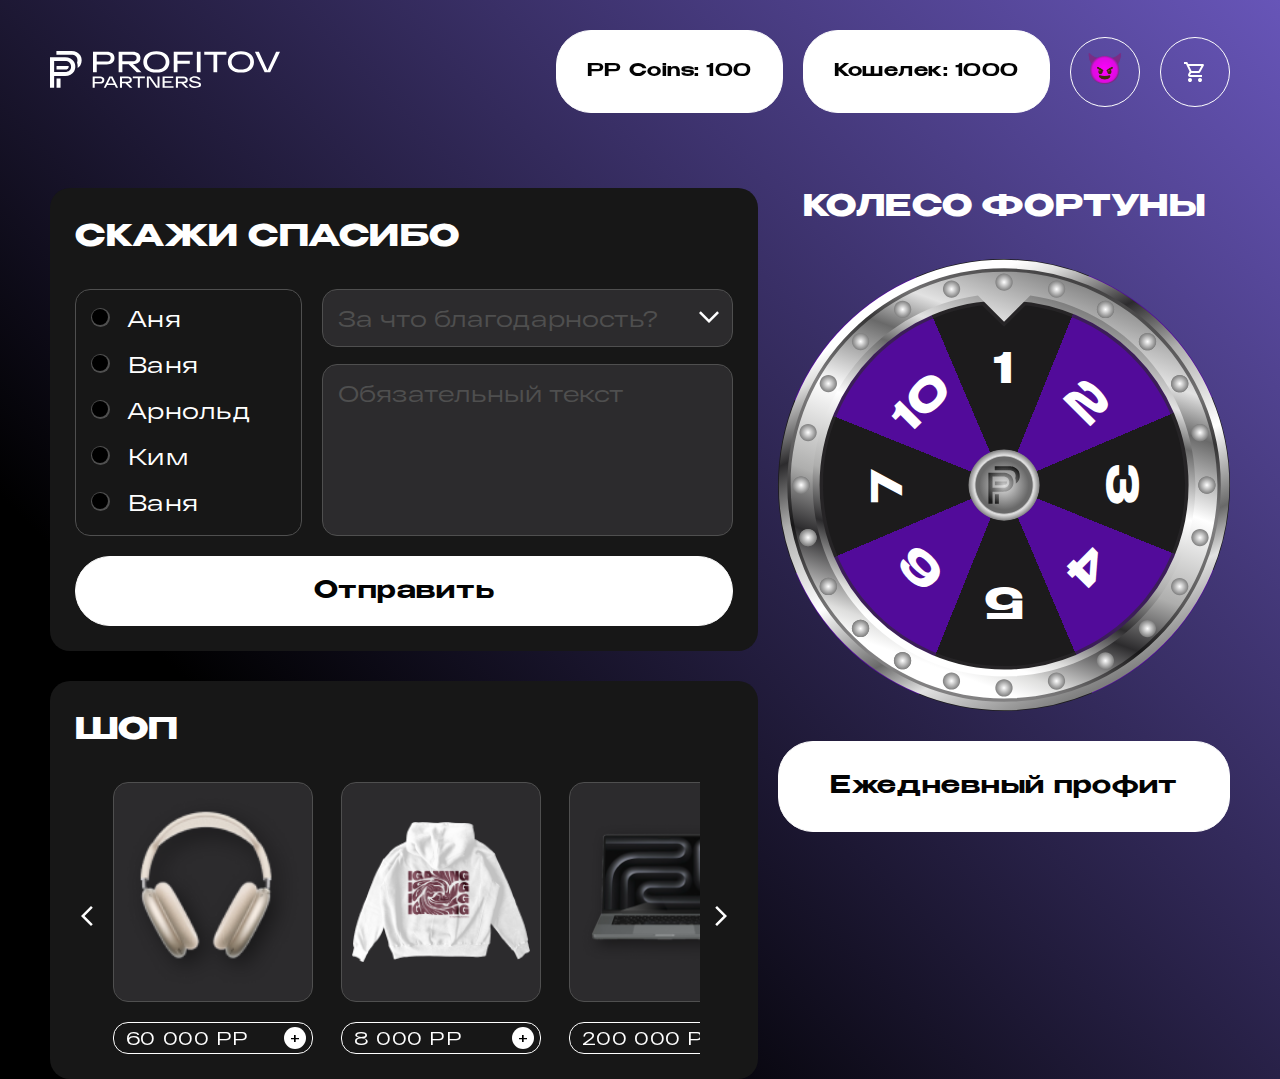
<file: index.html>
<!DOCTYPE html>
<html lang="en">

<head>
    <meta charset="UTF-8">
    <meta http-equiv="X-UA-Compatible" content="IE=edge">
    <meta name="viewport" content="width=device-width, initial-scale=1, maximum-scale=1">
    <link rel="stylesheet" href="./lib/owlcarousel/styles/owl.carousel.min.css">
    <link rel="stylesheet" href="./lib/owlcarousel/styles/owl.theme.default.min.css">
    <link rel="stylesheet" href="./style.css">
    <title>Profitov</title>
</head>

<body>
    <div class="wrapper">
        
        <!-- header -->
        <header class="header">
            <div class="container">
                <div class="header-container">
                    <a href="#" class="logo">
                        <img src="./img/logo.svg" alt="PROFITOV">
                    </a>
                    <div class="header-left">
                        <button class="custom-button desktop">PP Coins: 100</button>
                        <button class="custom-button desktop">Кошелек: 1000</button>
                        <button class="custom-button btn-icon transparent account-btn">😈</button>
                        <button class="custom-button btn-icon transparent open-cart">
                            <svg width="24" height="24" viewBox="0 0 24 24" fill="none"
                                xmlns="http://www.w3.org/2000/svg">
                                <mask id="mask0_1_120" style="mask-type:alpha" maskUnits="userSpaceOnUse" x="0"
                                    y="0" width="24" height="24">
                                    <rect width="24" height="24" fill="#D9D9D9" />
                                </mask>
                                <g mask="url(#mask0_1_120)">
                                    <path
                                        d="M7 22C6.45 22 5.97917 21.8042 5.5875 21.4125C5.19583 21.0208 5 20.55 5 20C5 19.45 5.19583 18.9792 5.5875 18.5875C5.97917 18.1958 6.45 18 7 18C7.55 18 8.02083 18.1958 8.4125 18.5875C8.80417 18.9792 9 19.45 9 20C9 20.55 8.80417 21.0208 8.4125 21.4125C8.02083 21.8042 7.55 22 7 22ZM17 22C16.45 22 15.9792 21.8042 15.5875 21.4125C15.1958 21.0208 15 20.55 15 20C15 19.45 15.1958 18.9792 15.5875 18.5875C15.9792 18.1958 16.45 18 17 18C17.55 18 18.0208 18.1958 18.4125 18.5875C18.8042 18.9792 19 19.45 19 20C19 20.55 18.8042 21.0208 18.4125 21.4125C18.0208 21.8042 17.55 22 17 22ZM6.15 6L8.55 11H15.55L18.3 6H6.15ZM5.2 4H19.95C20.3333 4 20.625 4.17083 20.825 4.5125C21.025 4.85417 21.0333 5.2 20.85 5.55L17.3 11.95C17.1167 12.2833 16.8708 12.5417 16.5625 12.725C16.2542 12.9083 15.9167 13 15.55 13H8.1L7 15H19V17H7C6.25 17 5.68333 16.6708 5.3 16.0125C4.91667 15.3542 4.9 14.7 5.25 14.05L6.6 11.6L3 4H1V2H4.25L5.2 4Z"
                                        fill="white" />
                                </g>
                            </svg>
                        </button>
                    </div>
                </div>
            </div>
        </header>

        <!-- main -->
        <main class="main">

            <section class="screen">
                
                <div class="container buttons-block">
                    <button class="custom-button mobile">PP Coins: 100</button>
                    <button class="custom-button mobile">Кошелек: 1000</button>
                </div>

                <div class="screen__content container">
                    <div class="screen__left">
                        <div class="screen__left__item item1">
                            <h1 class="title">Скажи Спасибо</h1>
                            <form action="" class="item-form">
                                <ul class="area1">
                                    <li>
                                        <input type="radio" id="person_1" name="selector">
                                        <label for="person_1">Аня</label>
                                    </li>
                                    <li>
                                        <input type="radio" id="person_2" name="selector">
                                        <label for="person_2">Ваня</label>
                                    </li>
                                    <li>
                                        <input type="radio" id="person_3" name="selector">
                                        <label for="person_3">Арнольд</label>
                                    </li>
                                    <li>
                                        <input type="radio" id="person_4" name="selector">
                                        <label for="person_4">Ким</label>
                                    </li>
                                    <li>
                                        <input type="radio" id="person_5" name="selector">
                                        <label for="person_5">Ваня</label>
                                    </li>
                                    <li>
                                        <input type="radio" id="person_6" name="selector">
                                        <label for="person_6">Аня</label>
                                    </li>
                                    <li>
                                        <input type="radio" id="person_7" name="selector">
                                        <label for="person_7">Арнольд</label>
                                    </li>
                                    <li>
                                        <input type="radio" id="person_8" name="selector">
                                        <label for="person_8">Ким</label>
                                    </li>
                                    <li>
                                        <input type="radio" id="person_9" name="selector">
                                        <label for="person_9">Ваня</label>
                                    </li>
                                    <li>
                                        <input type="radio" id="person_10" name="selector">
                                        <label for="person_10">Аня</label>
                                    </li>
                                </ul>
                                <div class="area2">
                                    <select name="" id="">
                                        <option value="" disabled selected>За что благодарность?</option>
                                        <option value="">Option1</option>
                                        <option value="">Option1</option>
                                        <option value="">Option1</option>
                                        <option value="">Option1</option>
                                        <option value="">Option1</option>
                                        <option value="">Option1</option>
                                        <option value="">Lorem ipsum dolor sit amet consectetur adipisicing elit. Dicta exercitationem, provident facere at sunt asperiores culpa id? Fuga, consectetur! Exercitationem modi sit perspiciatis in soluta! Maxime quo eos autem rerum?</option>
                                    </select>
                                </div>
                                <textarea class="area3" rows="4" cols="50" placeholder="Обязательный текст"></textarea>
                                <button type="submit" class="area4 custom-button">Отправить</button>
                            </form>
                        </div>
                        <div class="screen__left__item">
                            <h2 class="title open-shop">ШОП</h2>

                            <div class="shop__slider">
                                <div class="shop__slider__btn shop__slider__btn-prev">
                                    <button class=" show__prev-slide" type="button">
                                        <svg width="24" height="24" viewBox="0 0 24 24" fill="none"
                                            xmlns="http://www.w3.org/2000/svg">
                                            <mask id="mask0_1_92" style="mask-type:alpha" maskUnits="userSpaceOnUse"
                                                x="0" y="0" width="24" height="24">
                                                <rect width="24" height="24" fill="#D9D9D9" />
                                            </mask>
                                            <g mask="url(#mask0_1_92)">
                                                <path d="M16 22L6 12L16 2L17.775 3.775L9.55 12L17.775 20.225L16 22Z"
                                                    fill="white" />
                                            </g>
                                        </svg>

                                    </button>
                                </div>
                                <div class="show-carousel owl-carousel owl-theme shop__slider__body">

                                    <div class="slide-item">
                                        <div class="shop-card">
                                            <div class="shop-card-img open-product">
                                                <img src="./img/shop_1.png" alt="shop_img">
                                            </div>

                                            <div class="shop-card-details">
                                                <p class="shop-card-price">60 000 PP</p>
                                                <button class="shop-card-btn">+</button>
                                            </div>
                                        </div>
                                    </div>

                                    <div class="slide-item">
                                        <div class="shop-card">
                                            <div class="shop-card-img open-product" data-popup="popup-1">
                                                <img src="./img/shop_2.png" alt="shop_img">
                                            </div>

                                            <div class="shop-card-details">
                                                <p class="shop-card-price">8 000 PP</p>
                                                <button class="shop-card-btn">+</button>
                                            </div>
                                        </div>
                                    </div>

                                    <div class="slide-item">
                                        <div class="shop-card">
                                            <div class="shop-card-img open-product" data-popup="popup-2">
                                                <img src="./img/shop_3.png" alt="shop_img">
                                            </div>

                                            <div class="shop-card-details">
                                                <p class="shop-card-price">200 000 PP</p>
                                                <button class="shop-card-btn">+</button>
                                            </div>
                                        </div>
                                    </div>

                                    <div class="slide-item">
                                        <div class="shop-card">
                                            <div class="shop-card-img open-product">
                                                <img src="./img/shop_1.png" alt="shop_img">
                                            </div>

                                            <div class="shop-card-details">
                                                <p class="shop-card-price">60 000 PP</p>
                                                <button class="shop-card-btn">+</button>
                                            </div>
                                        </div>
                                    </div>
                                </div>
                                <div class="shop__slider__btn shop__slider__btn-next">
                                    <button class=" show__next-slide" type="button">
                                        <svg width="24" height="24" viewBox="0 0 24 24" fill="none"
                                            xmlns="http://www.w3.org/2000/svg">
                                            <mask id="mask0_1_95" style="mask-type:alpha" maskUnits="userSpaceOnUse"
                                                x="0" y="0" width="24" height="24">
                                                <rect x="24" y="24" width="24" height="24"
                                                    transform="rotate(-180 24 24)" fill="#D9D9D9" />
                                            </mask>
                                            <g mask="url(#mask0_1_95)">
                                                <path d="M8 2L18 12L8 22L6.225 20.225L14.45 12L6.225 3.775L8 2Z"
                                                    fill="white" />
                                            </g>
                                        </svg>
                                    </button>
                                </div>
                            </div>
                        </div>
                    </div>
                    <div class="screen__right">
                        <h2 class="title">колесо фортуны</h2>
                        <div class="deal-wheel">
                            <div class="spinner-container"><ul class="spinner"></ul></div>
                            <figure class="cap">
                                <div class="cap-img"></div>
                            </figure>
                            <div class="ticker"></div>
                        </div>
                        <button class="custom-button" id="btn-spin">Ежедневный профит</button>

                        <div id="timer" class="timer">
                            <div id="hours"></div>
                            <div id="minutes"></div>
                            <div id="seconds"></div>
                        </div>
                    </div>
                </div>
            </section>
        </main>

        <!-- account popup -->
        <div class="popup account_popup">
            <div class="popup-dialog account_popup-dialog">
                <div class="popup-content account_popup-content">
                    <div class="popup-header account_popup-header">
                        <h2 class="popup-title account_popup-title">мой аккаунт</h2>
                        <svg class="close_popup" width="24" height="24" viewBox="0 0 24 24" fill="none"
                            xmlns="http://www.w3.org/2000/svg">
                            <mask id="mask0_1_788" style="mask-type:alpha" maskUnits="userSpaceOnUse" x="0" y="0"
                                width="24" height="24">
                                <rect width="24" height="24" fill="#D9D9D9" />
                            </mask>
                            <g mask="url(#mask0_1_788)">
                                <path
                                    d="M6.4 19L5 17.6L10.6 12L5 6.4L6.4 5L12 10.6L17.6 5L19 6.4L13.4 12L19 17.6L17.6 19L12 13.4L6.4 19Z"
                                    fill="white" />
                            </g>
                        </svg>
                    </div>
                    <div class="popup-body account_popup-body">

                        <div class="tab">
                            <button class="tablinks active" onclick="openOption(event, 'my-info')">Моя инфа</button>
                            <button class="tablinks" onclick="openOption(event, 'my-orders')">Мои заказы</button>
                            <button class="tablinks" onclick="openOption(event, 'my-history')">история</button>
                            <button class="tablinks log-out">
                                <svg width="24" height="24" viewBox="0 0 24 24" fill="none"
                                    xmlns="http://www.w3.org/2000/svg">
                                    <mask id="mask0_1_866" style="mask-type:alpha" maskUnits="userSpaceOnUse" x="0"
                                        y="0" width="24" height="24">
                                        <rect width="24" height="24" fill="#D9D9D9" />
                                    </mask>
                                    <g mask="url(#mask0_1_866)">
                                        <path
                                            d="M20.15 13H8V11H20.15L18.6 9.45L20 8L24 12L20 16L18.6 14.55L20.15 13ZM15 9V5H5V19H15V15H17V19C17 19.55 16.8042 20.0208 16.4125 20.4125C16.0208 20.8042 15.55 21 15 21H5C4.45 21 3.97917 20.8042 3.5875 20.4125C3.19583 20.0208 3 19.55 3 19V5C3 4.45 3.19583 3.97917 3.5875 3.5875C3.97917 3.19583 4.45 3 5 3H15C15.55 3 16.0208 3.19583 16.4125 3.5875C16.8042 3.97917 17 4.45 17 5V9H15Z"
                                            fill="white" />
                                    </g>
                                </svg>
                            </button>
                        </div>

                        <div id="my-info" class="tabcontent" style="display: block;">
                            <div class="my-info__content">
                                <form class="popup__form my-info__form">
                                    <input type="text" name="user_name" placeholder="Имя">
                                    <input type="text" name="user_last-name" placeholder="Фамилия">
                                </form>
                                <p>E-mail: pochta@gmail.com</p>
                            </div>
                        </div>

                        <div id="my-orders" class="tabcontent">
                            <div class="my-orders__content">

                                <div class="my-orders__item">
                                    <div class="table-row table-head">
                                        <p class="table-col">MacBook PRO 15”</p>
                                    </div>
                                    <div class="table-row">
                                        <p class="table-col">№ заказа:</p>
                                        <p class="table-col">999</p>
                                    </div>
                                    <div class="table-row">
                                        <p class="table-col">Сумма:</p>
                                        <p class="table-col">10 000 РР</p>
                                    </div>
                                    <div class="table-row">
                                        <p class="table-col">Дата:</p>
                                        <p class="table-col">19.11.2024</p>
                                    </div>
                                    <div class="table-row">
                                        <p class="table-col">Комментарий:</p>
                                        <p class="table-col">Спасибо блин большое ваще) я в ахуе реально! Респектую выше
                                            гор держи макбук в подарок от меня) </p>
                                    </div>
                                </div>

                                <div class="my-orders__item">
                                    <div class="table-row table-head">
                                        <p class="table-col">Мыло Dove</p>
                                    </div>
                                    <div class="table-row">
                                        <p class="table-col">№ заказа:</p>
                                        <p class="table-col">9969</p>
                                    </div>
                                    <div class="table-row">
                                        <p class="table-col">Сумма:</p>
                                        <p class="table-col">1 000 РР</p>
                                    </div>
                                    <div class="table-row">
                                        <p class="table-col">Дата:</p>
                                        <p class="table-col">19.11.2024</p>
                                    </div>
                                    <div class="table-row">
                                        <p class="table-col">Комментарий:</p>
                                        <p class="table-col">Так неожиданно и приятно.</p>
                                    </div>
                                </div>

                            </div>
                        </div>

                        <div id="my-history" class="tabcontent">
                            <p>Lorem ipsum, dolor sit amet consectetur adipisicing elit. Doloribus ducimus ratione,
                                voluptates voluptas molestias at quo sunt nulla animi laudantium dignissimos ea nesciunt
                                officia fugiat expedita. Porro quo amet fuga.</p>
                        </div>
                    </div>
                </div>
            </div>
        </div>

        <!-- shop popup -->
        <div class="popup shop_popup">
            <div class="popup-dialog shop_popup-dialog">
                <div class="popup-content shop_popup-content">
                    <div class="popup-header shop_popup-header">
                        <h2 class="popup-title shop_popup-title">ШОП</h2>
                        <svg class="close_popup" width="24" height="24" viewBox="0 0 24 24" fill="none"
                            xmlns="http://www.w3.org/2000/svg">
                            <mask id="mask0_1_788" style="mask-type:alpha" maskUnits="userSpaceOnUse" x="0" y="0"
                                width="24" height="24">
                                <rect width="24" height="24" fill="#D9D9D9" />
                            </mask>
                            <g mask="url(#mask0_1_788)">
                                <path
                                    d="M6.4 19L5 17.6L10.6 12L5 6.4L6.4 5L12 10.6L17.6 5L19 6.4L13.4 12L19 17.6L17.6 19L12 13.4L6.4 19Z"
                                    fill="white" />
                            </g>
                        </svg>
                    </div>
                    <div class="popup-body shop_popup-body">
                        <ul class="shop-list">
                            <li class="shop-card">
                                <div class="shop-card-img open-product">
                                    <img src="./img/shop_1.png" alt="shop_img">
                                </div>

                                <div class="shop-card-details">
                                    <p class="shop-card-price">60 000 PP</p>
                                    <button class="shop-card-btn">+</button>
                                </div>
                            </li>
                            <li class="shop-card">
                                <div class="shop-card-img open-product">
                                    <img src="./img/shop_2.png" alt="shop_img">
                                </div>

                                <div class="shop-card-details">
                                    <p class="shop-card-price">60 000 PP</p>
                                    <button class="shop-card-btn">+</button>
                                </div>
                            </li>
                            <li class="shop-card">
                                <div class="shop-card-img open-product">
                                    <img src="./img/shop_3.png" alt="shop_img">
                                </div>

                                <div class="shop-card-details">
                                    <p class="shop-card-price">60 000 PP</p>
                                    <button class="shop-card-btn">+</button>
                                </div>
                            </li>
                            <li class="shop-card">
                                <div class="shop-card-img open-product">
                                    <img src="./img/shop_1.png" alt="shop_img">
                                </div>

                                <div class="shop-card-details">
                                    <p class="shop-card-price">60 000 PP</p>
                                    <button class="shop-card-btn">+</button>
                                </div>
                            </li>
                            <li class="shop-card">
                                <div class="shop-card-img open-product">
                                    <img src="./img/shop_2.png" alt="shop_img">
                                </div>

                                <div class="shop-card-details">
                                    <p class="shop-card-price">60 000 PP</p>
                                    <button class="shop-card-btn">+</button>
                                </div>
                            </li>
                            <li class="shop-card">
                                <div class="shop-card-img open-product">
                                    <img src="./img/shop_1.png" alt="shop_img">
                                </div>

                                <div class="shop-card-details">
                                    <p class="shop-card-price">60 000 PP</p>
                                    <button class="shop-card-btn">+</button>
                                </div>
                            </li>
                            <li class="shop-card">
                                <div class="shop-card-img open-product">
                                    <img src="./img/shop_3.png" alt="shop_img">
                                </div>

                                <div class="shop-card-details">
                                    <p class="shop-card-price">60 000 PP</p>
                                    <button class="shop-card-btn">+</button>
                                </div>
                            </li>
                        </ul>
                    </div>
                </div>
            </div>
        </div>

        <!-- cart popup -->
        <div class="popup cart_popup">
            <div class="popup-dialog cart_popup-dialog">
                <div class="popup-content cart_popup-content">
                    <div class="popup-header cart_popup-header">
                        <svg class="close_popup" width="24" height="24" viewBox="0 0 24 24" fill="none"
                            xmlns="http://www.w3.org/2000/svg">
                            <mask id="mask0_1_788" style="mask-type:alpha" maskUnits="userSpaceOnUse" x="0" y="0"
                                width="24" height="24">
                                <rect width="24" height="24" fill="#D9D9D9" />
                            </mask>
                            <g mask="url(#mask0_1_788)">
                                <path
                                    d="M6.4 19L5 17.6L10.6 12L5 6.4L6.4 5L12 10.6L17.6 5L19 6.4L13.4 12L19 17.6L17.6 19L12 13.4L6.4 19Z"
                                    fill="white" />
                            </g>
                        </svg>
                    </div>
                    <div class="popup-body cart_popup-body">
                        <ul class="cart-list">
                            <li class="shop-card">
                                <div class="shop-card-img open-product">
                                    <img src="./img/shop_1.png" alt="shop_img">
                                </div>

                                <div class="cart-product-details">
                                    <h3 class="product-title">Наушники AirPods PRO 2</h3>
                                    <div class="row">
                                        <p class="product-description">AirPods Pro 2 MagSafe Charging Case USB C</p>
                                        <p class="product-price">60 000 PP</p>
                                    </div>
                                    <div class="row row2">
                                        <p class="delete-btn"><svg width="24" height="24" viewBox="0 0 24 24" fill="none" xmlns="http://www.w3.org/2000/svg">
                                            <mask id="mask0_1_573" style="mask-type:alpha" maskUnits="userSpaceOnUse" x="0" y="0" width="24" height="24">
                                            <rect width="24" height="24" fill="#D9D9D9"/>
                                            </mask>
                                            <g mask="url(#mask0_1_573)">
                                            <path d="M7 21C6.45 21 5.97917 20.8042 5.5875 20.4125C5.19583 20.0208 5 19.55 5 19V6H4V4H9V3H15V4H20V6H19V19C19 19.55 18.8042 20.0208 18.4125 20.4125C18.0208 20.8042 17.55 21 17 21H7ZM17 6H7V19H17V6ZM9 17H11V8H9V17ZM13 17H15V8H13V17Z" fill="white"/>
                                            </g>
                                            </svg>
                                            </p>
                                            <div class="shopping-cart__quantity">
                                                <div class="shopping_cart__counter">
                                                    <span class="minus_q">-</span>
                                                    <input type="number" disabled="" name="product_quantity" value="2" min="1" max="" inputmode="numeric" style="-moz-appearance: textfield; -webkit-inner-spin-button: initial;">
                                                    <span class="plus_q">+</span>
                                                </div>
                                            </div>
                                    </div>
                                </div>
                            </li>
                            <li class="shop-card">
                                <div class="shop-card-img open-product">
                                    <img src="./img/shop_2.png" alt="shop_img">
                                </div>

                                <div class="cart-product-details">
                                    <h3 class="product-title">Наушники AirPods PRO 2</h3>
                                    <div class="row">
                                        <p class="product-description">AirPods Pro 2 MagSafe Charging Case USB C</p>
                                        <p class="product-price">60 000 PP</p>
                                    </div>
                                    <div class="row row2">
                                        <p class="delete-btn"><svg width="24" height="24" viewBox="0 0 24 24" fill="none" xmlns="http://www.w3.org/2000/svg">
                                            <mask id="mask0_1_573" style="mask-type:alpha" maskUnits="userSpaceOnUse" x="0" y="0" width="24" height="24">
                                            <rect width="24" height="24" fill="#D9D9D9"/>
                                            </mask>
                                            <g mask="url(#mask0_1_573)">
                                            <path d="M7 21C6.45 21 5.97917 20.8042 5.5875 20.4125C5.19583 20.0208 5 19.55 5 19V6H4V4H9V3H15V4H20V6H19V19C19 19.55 18.8042 20.0208 18.4125 20.4125C18.0208 20.8042 17.55 21 17 21H7ZM17 6H7V19H17V6ZM9 17H11V8H9V17ZM13 17H15V8H13V17Z" fill="white"/>
                                            </g>
                                            </svg>
                                            </p>
                                            <div class="shopping-cart__quantity">
                                                <div class="shopping_cart__counter">
                                                    <span class="minus_q">-</span>
                                                    <input type="number" disabled="" name="product_quantity" value="2" min="1" max="" inputmode="numeric" style="-moz-appearance: textfield; -webkit-inner-spin-button: initial;">
                                                    <span class="plus_q">+</span>
                                                </div>
                                            </div>
                                    </div>
                                </div>
                            </li>
                            <li class="shop-card">
                                <div class="shop-card-img open-product">
                                    <img src="./img/shop_3.png" alt="shop_img">
                                </div>

                                <div class="cart-product-details">
                                    <h3 class="product-title">Наушники AirPods PRO 2</h3>
                                    <div class="row">
                                        <p class="product-description">AirPods Pro 2 MagSafe Charging Case USB C</p>
                                        <p class="product-price">60 000 PP</p>
                                    </div>
                                    <div class="row row2">
                                        <p class="delete-btn"><svg width="24" height="24" viewBox="0 0 24 24" fill="none" xmlns="http://www.w3.org/2000/svg">
                                            <mask id="mask0_1_573" style="mask-type:alpha" maskUnits="userSpaceOnUse" x="0" y="0" width="24" height="24">
                                            <rect width="24" height="24" fill="#D9D9D9"/>
                                            </mask>
                                            <g mask="url(#mask0_1_573)">
                                            <path d="M7 21C6.45 21 5.97917 20.8042 5.5875 20.4125C5.19583 20.0208 5 19.55 5 19V6H4V4H9V3H15V4H20V6H19V19C19 19.55 18.8042 20.0208 18.4125 20.4125C18.0208 20.8042 17.55 21 17 21H7ZM17 6H7V19H17V6ZM9 17H11V8H9V17ZM13 17H15V8H13V17Z" fill="white"/>
                                            </g>
                                            </svg>
                                            </p>
                                            <div class="shopping-cart__quantity">
                                                <div class="shopping_cart__counter">
                                                    <span class="minus_q">-</span>
                                                    <input type="number" disabled="" name="product_quantity" value="2" min="1" max="" inputmode="numeric" style="-moz-appearance: textfield; -webkit-inner-spin-button: initial;">
                                                    <span class="plus_q">+</span>
                                                </div>
                                            </div>
                                    </div>
                                </div>
                            </li>
                        </ul>
                        <button class="custom-button buy-btn">Оформить покупку</button>
                    </div>
                </div>
            </div>
        </div>

        <!-- product popup -->
        <div class="popup product_popup" id="popup-1">
            <div class="popup-dialog product_popup-dialog">
                <div class="popup-content product_popup-content">
                    <div class="popup-header product_popup-header">
                        <svg class="close_popup" width="24" height="24" viewBox="0 0 24 24" fill="none"
                            xmlns="http://www.w3.org/2000/svg">
                            <mask id="mask0_1_788" style="mask-type:alpha" maskUnits="userSpaceOnUse" x="0" y="0"
                                width="24" height="24">
                                <rect width="24" height="24" fill="#D9D9D9" />
                            </mask>
                            <g mask="url(#mask0_1_788)">
                                <path
                                    d="M6.4 19L5 17.6L10.6 12L5 6.4L6.4 5L12 10.6L17.6 5L19 6.4L13.4 12L19 17.6L17.6 19L12 13.4L6.4 19Z"
                                    fill="white" />
                            </g>
                        </svg>
                    </div>
                    <div class="popup-body product_popup-body">
                        <div class="shop-card">
                            <div class="shop-card-img">
                                <img src="./img/shop_2.png" alt="shop_img">
                            </div>
                            <div class="shop-card-info">
                                <h2 class="popup-title product_popup-title">Худи PP</h2>
                                <p>Наш крутой фирменный мерч. Подари ближнему своему.</p>
                                <div class="my-orders__item">
                                    <div class="table-row">
                                        <p class="table-col">Хлопок:</p>
                                        <p class="table-col">95%</p>
                                    </div>
                                    <div class="table-row">
                                        <p class="table-col">Полиэстер:</p>
                                        <p class="table-col">5%</p>
                                    </div>
                                </div>

                                <div class="shop-card-details">
                                    <p class="shop-card-price">60 000 PP</p>
                                    <button class="shop-card-btn">+</button>
                                </div>
                            </div>
                        </div>
                    </div>
                </div>
            </div>
        </div>

        <div class="popup product_popup" id="popup-2">
            <div class="popup-dialog product_popup-dialog">
                <div class="popup-content product_popup-content">
                    <div class="popup-header product_popup-header">
                        <svg class="close_popup" width="24" height="24" viewBox="0 0 24 24" fill="none"
                            xmlns="http://www.w3.org/2000/svg">
                            <mask id="mask0_1_788" style="mask-type:alpha" maskUnits="userSpaceOnUse" x="0" y="0"
                                width="24" height="24">
                                <rect width="24" height="24" fill="#D9D9D9" />
                            </mask>
                            <g mask="url(#mask0_1_788)">
                                <path
                                    d="M6.4 19L5 17.6L10.6 12L5 6.4L6.4 5L12 10.6L17.6 5L19 6.4L13.4 12L19 17.6L17.6 19L12 13.4L6.4 19Z"
                                    fill="white" />
                            </g>
                        </svg>
                    </div>
                    <div class="popup-body product_popup-body">
                        <div class="shop-card">
                            <div class="shop-card-img">
                                <img src="./img/shop_1.png" alt="shop_img">
                            </div>
                            <div class="shop-card-info">
                                <h2 class="popup-title product_popup-title">Худи PP</h2>
                                <p>Наш крутой фирменный мерч. Подари ближнему своему.</p>
                                <div class="my-orders__item">
                                    <div class="table-row">
                                        <p class="table-col">Характеристика 1:</p>
                                        <p class="table-col">Значение 1</p>
                                    </div>
                                    <div class="table-row">
                                        <p class="table-col">Характеристика:</p>
                                        <p class="table-col">Значение 111</p>
                                    </div>
                                </div>

                                <div class="shop-card-details">
                                    <p class="shop-card-price">60 000 PP</p>
                                    <button class="shop-card-btn">+</button>
                                </div>
                            </div>
                        </div>
                    </div>
                </div>
            </div>
        </div>

        <!-- success popup -->
        <div class="popup success_popup">
            <div class="popup-dialog success_popup-dialog">
                <div class="popup-content success_popup-content">
                    <div class="popup-header success_popup-header">
                        <h2 class="popup-title success_popup-title">Успех!</h2>
                        <svg class="close_popup" width="24" height="24" viewBox="0 0 24 24" fill="none"
                            xmlns="http://www.w3.org/2000/svg">
                            <mask id="mask0_1_788" style="mask-type:alpha" maskUnits="userSpaceOnUse" x="0" y="0"
                                width="24" height="24">
                                <rect width="24" height="24" fill="#D9D9D9" />
                            </mask>
                            <g mask="url(#mask0_1_788)">
                                <path
                                    d="M6.4 19L5 17.6L10.6 12L5 6.4L6.4 5L12 10.6L17.6 5L19 6.4L13.4 12L19 17.6L17.6 19L12 13.4L6.4 19Z"
                                    fill="white" />
                            </g>
                        </svg>
                    </div>
                    <div class="popup-body success_popup-body">
                        <p>Поздравляем! Заказ успешно оформлен!</p>
                    </div>
                </div>
            </div>
        </div>

        <!-- error popup -->
        <div class="popup error_popup">
            <div class="popup-dialog error_popup-dialog">
                <div class="popup-content error_popup-content">
                    <div class="popup-header error_popup-header">
                        <h2 class="popup-title error_popup-title">УПС!</h2>
                        <svg class="close_popup" width="24" height="24" viewBox="0 0 24 24" fill="none"
                            xmlns="http://www.w3.org/2000/svg">
                            <mask id="mask0_1_788" style="mask-type:alpha" maskUnits="userSpaceOnUse" x="0" y="0"
                                width="24" height="24">
                                <rect width="24" height="24" fill="#D9D9D9" />
                            </mask>
                            <g mask="url(#mask0_1_788)">
                                <path
                                    d="M6.4 19L5 17.6L10.6 12L5 6.4L6.4 5L12 10.6L17.6 5L19 6.4L13.4 12L19 17.6L17.6 19L12 13.4L6.4 19Z"
                                    fill="white" />
                            </g>
                        </svg>
                    </div>
                    <div class="popup-body error_popup-body">
                        <p>Что-то пошло не так! Неизвестная ошибочка</p>
                    </div>
                </div>
            </div>
        </div>

        <!-- error-balance popup -->
        <div class="popup error-balance_popup">
            <div class="popup-dialog error-balance_popup-dialog">
                <div class="popup-content error-balance_popup-content">
                    <div class="popup-header error-balance_popup-header">
                        <h2 class="popup-title error-balance_popup-title">УПС!</h2>
                        <svg class="close_popup" width="24" height="24" viewBox="0 0 24 24" fill="none"
                            xmlns="http://www.w3.org/2000/svg">
                            <mask id="mask0_1_788" style="mask-type:alpha" maskUnits="userSpaceOnUse" x="0" y="0"
                                width="24" height="24">
                                <rect width="24" height="24" fill="#D9D9D9" />
                            </mask>
                            <g mask="url(#mask0_1_788)">
                                <path
                                    d="M6.4 19L5 17.6L10.6 12L5 6.4L6.4 5L12 10.6L17.6 5L19 6.4L13.4 12L19 17.6L17.6 19L12 13.4L6.4 19Z"
                                    fill="white" />
                            </g>
                        </svg>
                    </div>
                    <div class="popup-body error-balance_popup-body">
                        <p>Недостаточно баланса, дружище!</p>
                    </div>
                </div>
            </div>
        </div>

        <!-- congratulation popup -->
        <div class="popup congratulation_popup">
            <div class="popup-dialog congratulation_popup-dialog">
                <div class="popup-content congratulation_popup-content">
                    <div class="popup-header congratulation_popup-header">
                        <h2 class="popup-title congratulation_popup-title">Поздравляем!</h2>
                        <svg class="close_popup" width="24" height="24" viewBox="0 0 24 24" fill="none"
                            xmlns="http://www.w3.org/2000/svg">
                            <mask id="mask0_1_788" style="mask-type:alpha" maskUnits="userSpaceOnUse" x="0" y="0"
                                width="24" height="24">
                                <rect width="24" height="24" fill="#D9D9D9" />
                            </mask>
                            <g mask="url(#mask0_1_788)">
                                <path
                                    d="M6.4 19L5 17.6L10.6 12L5 6.4L6.4 5L12 10.6L17.6 5L19 6.4L13.4 12L19 17.6L17.6 19L12 13.4L6.4 19Z"
                                    fill="white" />
                            </g>
                        </svg>
                    </div>
                    <div class="popup-body congratulation_popup-body">
                        <p>Ура! Вы получили <span id="cupon"></span> коинов!</p>
                    </div>
                </div>
            </div>
        </div>

        <!-- success-transaction popup -->
        <div class="popup success-transaction_popup">
            <div class="popup-dialog success-transaction_popup-dialog">
                <div class="popup-content success-transaction_popup-content">
                    <div class="popup-header success-transaction_popup-header">
                        <h2 class="popup-title success-transaction_popup-title">Успех!</h2>
                        <svg class="close_popup" width="24" height="24" viewBox="0 0 24 24" fill="none"
                            xmlns="http://www.w3.org/2000/svg">
                            <mask id="mask0_1_788" style="mask-type:alpha" maskUnits="userSpaceOnUse" x="0" y="0"
                                width="24" height="24">
                                <rect width="24" height="24" fill="#D9D9D9" />
                            </mask>
                            <g mask="url(#mask0_1_788)">
                                <path
                                    d="M6.4 19L5 17.6L10.6 12L5 6.4L6.4 5L12 10.6L17.6 5L19 6.4L13.4 12L19 17.6L17.6 19L12 13.4L6.4 19Z"
                                    fill="white" />
                            </g>
                        </svg>
                    </div>
                    <div class="popup-body success-transaction_popup-body">
                        <p>Транзакция совершена успешно</p>
                    </div>
                </div>
            </div>
        </div>

        <!-- error-transaction popup -->
        <div class="popup error-transaction_popup">
            <div class="popup-dialog error-transaction_popup-dialog">
                <div class="popup-content error-transaction_popup-content">
                    <div class="popup-header error-transaction_popup-header">
                        <h2 class="popup-title error-transaction_popup-title">О оооооууу</h2>
                        <svg class="close_popup" width="24" height="24" viewBox="0 0 24 24" fill="none"
                            xmlns="http://www.w3.org/2000/svg">
                            <mask id="mask0_1_788" style="mask-type:alpha" maskUnits="userSpaceOnUse" x="0" y="0"
                                width="24" height="24">
                                <rect width="24" height="24" fill="#D9D9D9" />
                            </mask>
                            <g mask="url(#mask0_1_788)">
                                <path
                                    d="M6.4 19L5 17.6L10.6 12L5 6.4L6.4 5L12 10.6L17.6 5L19 6.4L13.4 12L19 17.6L17.6 19L12 13.4L6.4 19Z"
                                    fill="white" />
                            </g>
                        </svg>
                    </div>
                    <div class="popup-body error-transaction_popup-body">
                        <p>К сожалению, транзакция не прошла</p>
                    </div>
                </div>
            </div>
        </div>



    </div>
    <script src="./lib/jquery.min.js"></script>
    <script src="./lib/owlcarousel/js/owl.carousel.min.js"></script>
    <script src="./js/main.js"></script>

</body>

</html>
</file>
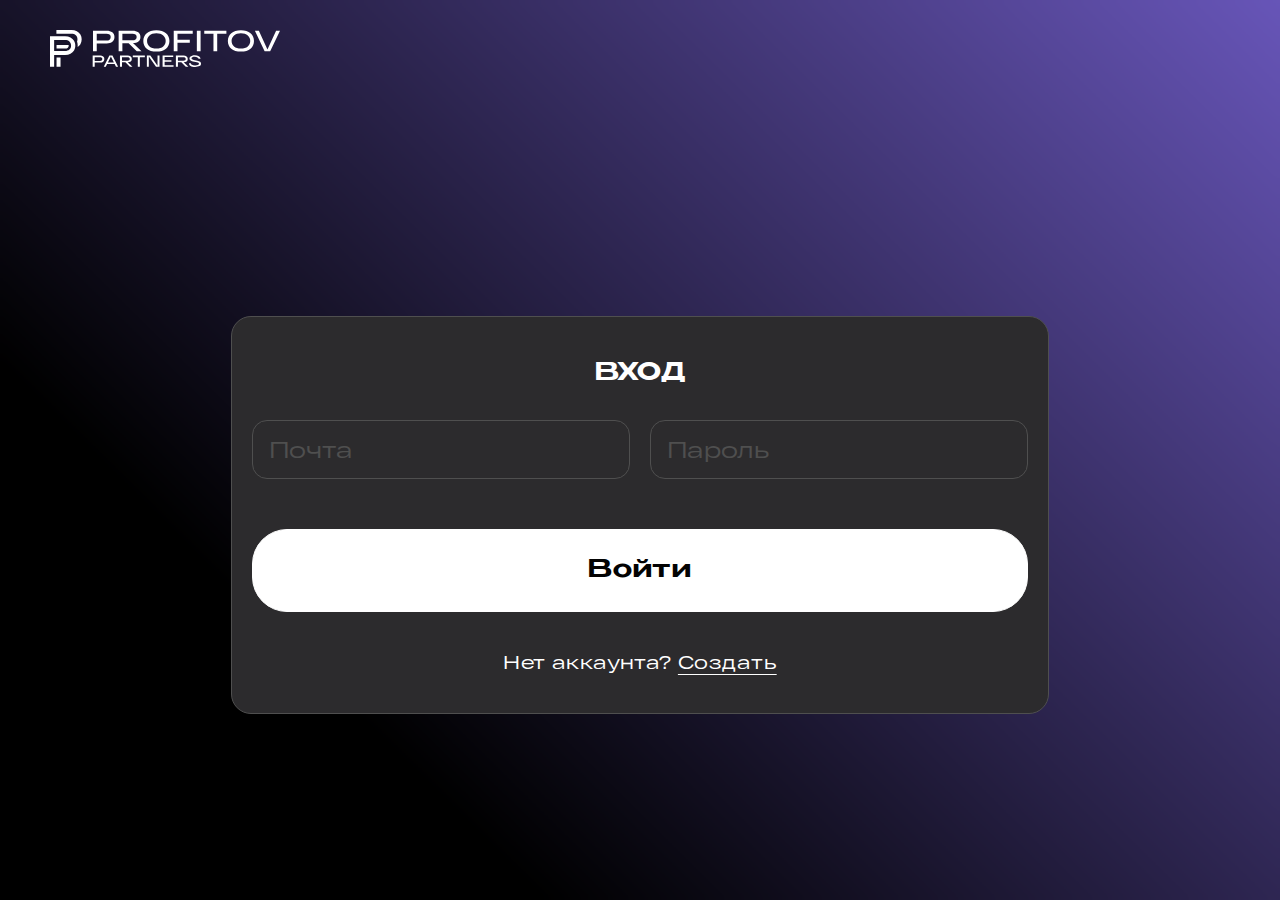
<file: login.html>
<!DOCTYPE html>
<html lang="en">

<head>
    <meta charset="UTF-8">
    <meta http-equiv="X-UA-Compatible" content="IE=edge">
    <meta name="viewport" content="width=device-width, initial-scale=1, maximum-scale=1">
    <link rel="stylesheet" href="./lib/owlcarousel/styles/owl.carousel.min.css">
    <link rel="stylesheet" href="./lib/owlcarousel/styles/owl.theme.default.min.css">
    <link rel="stylesheet" href="./style.css">
    <title>Profitov</title>
</head>

<body>
    <div class="wrapper">
        <!-- header -->
        <header class="header">
            <div class="container">
                <div class="header-container">
                    <a href="#" class="logo">
                        <img src="./img/logo.svg" alt="PROFITOV">
                    </a>

                </div>
            </div>
        </header>
        <!-- main -->
        <main class="main">

            <section class="login-page">
                <div class="popup login_popup active">
                    <div class="popup-dialog login_popup-dialog">
                        <div class="popup-content login_popup-content">
                            <div class="popup-header login_popup-header">
                                <h2 class="popup-title login_popup-title">Вход</h2>
                            </div>
                            <div class="popup-body login_popup-body">
                                <form class="popup__form login__form">
                                    <input type="email" name="user_email" placeholder="Почта">
                                    <input type="password" name="user_pass" placeholder="Пароль">
                                    <button type="submit" class="custom-button">Войти</button>
                                </form>
                                <p>Нет аккаунта?  <span class="sing-in-btn"> Создать</span></p>
                            </div>
                        </div>
                    </div>
                </div>
            </section>
        </main>

        <!-- sing-in popup -->
        <div class="popup sing-in_popup">
            <div class="popup-dialog sing-in_popup-dialog">
                <div class="popup-content sing-in_popup-content">
                    <div class="popup-header sing-in_popup-header">
                        <h2 class="popup-title sing-in_popup-title">Авторизация</h2>
                    </div>
                    <div class="popup-body sing-in_popup-body">
                        <form class="popup__form sing-in__form">
                            <input type="text" name="user_name" placeholder="Имя">
                            <input type="text" name="user_last-name" placeholder="Фамилия">
                            <input type="email" name="user_email" placeholder="Почта">
                            <input type="password" name="user_pass" placeholder="Пароль">
                            <button type="submit" class="custom-button">Зарегистрироваться</button>
                        </form>
                        <p>Уже есть аккаунт? <span class="login-btn"> Войти</span></p>
                    </div>
                </div>
            </div>
        </div>

    </div>
    <script src="./lib/jquery.min.js"></script>
    <script src="./lib/owlcarousel/js/owl.carousel.min.js"></script>
    <script src="./js/main.js"></script>

</body>

</html>
</file>
<file: style.css>
/*! normalize.css v8.0.1 | MIT License | github.com/necolas/normalize.css */
/**
 * 1. Correct the line height in all browsers.
 * 2. Prevent adjustments of font size after orientation changes in iOS.
 */
* {
  box-sizing: border-box;
  margin: 0;
  padding: 0;
}

html {
  line-height: 1.15; /* 1 */
  -webkit-text-size-adjust: 100%; /* 2 */
}

/* Sections   ========================================================================== */
/* Remove the margin in all browsers. */
body {
  margin: 0;
}

/* Render the `main` element consistently in IE. */
main {
  display: block;
}

/* Correct the font size and margin on `h1` elements within `section` and `article` contexts in Chrome, Firefox, and Safari. */
/* Grouping content   ========================================================================== */
/**
   * 1. Add the correct box sizing in Firefox.
   * 2. Show the overflow in Edge and IE.
   */
hr {
  box-sizing: content-box; /* 1 */
  height: 0; /* 1 */
  overflow: visible; /* 2 */
}

/**
   * 1. Correct the inheritance and scaling of font size in all browsers.
   * 2. Correct the odd `em` font sizing in all browsers.
   */
/* Text-level semantics   ========================================================================== */
/* Remove the gray background on active links in IE 10. */
a {
  background-color: transparent;
  text-decoration: none;
  color: black;
}

/*
   * 1. Remove the bottom border in Chrome 57-
   * 2. Add the correct text decoration in Chrome, Edge, IE, Opera, and Safari.
   */
abbr[title] {
  border-bottom: none; /* 1 */
  text-decoration: underline; /* 2 */
  -webkit-text-decoration: underline dotted;
          text-decoration: underline dotted; /* 2 */
}

/* Add the correct font weight in Chrome, Edge, and Safari. */
b,
strong {
  font-weight: bolder;
}

/**
   * 1. Correct the inheritance and scaling of font size in all browsers.
   * 2. Correct the odd `em` font sizing in all browsers.
   */
/*code,
kbd,
samp {
	font-family: monospace, monospace; /* 1 */
/**
   * Add the correct font size in all browsers.
   */
small {
  font-size: 80%;
}

/**
   * Prevent `sub` and `sup` elements from affecting the line height in
   * all browsers.
   */
sub,
sup {
  font-size: 75%;
  line-height: 0;
  position: relative;
  vertical-align: baseline;
}

sub {
  bottom: -0.25em;
}

sup {
  top: -0.5em;
}

/* Embedded content   ========================================================================== */
/* Remove the border on images inside links in IE 10. */
img {
  border-style: none;
}

/* Forms   ========================================================================== */
/**
   * 1. Change the font styles in all browsers.
   * 2. Remove the margin in Firefox and Safari.
   */
button,
input,
optgroup,
select,
textarea {
  font-family: inherit; /* 1 */
  font-size: 100%; /* 1 */
  line-height: 1.15; /* 1 */
  margin: 0; /* 2 */
}

/**
   * Show the overflow in IE.
   * 1. Show the overflow in Edge.
   */
button,
input {
  /* 1 */
  overflow: visible;
}

/**
   * Remove the inheritance of text transform in Edge, Firefox, and IE.
   * 1. Remove the inheritance of text transform in Firefox.
   */
button,
select {
  /* 1 */
  text-transform: none;
}

/* Correct the inability to style clickable types in iOS and Safari. */
button,
[type=button],
[type=reset],
[type=submit] {
  -webkit-appearance: button;
  -moz-appearance: button;
       appearance: button;
}

/* Remove the inner border and padding in Firefox. */
button::-moz-focus-inner,
[type=button]::-moz-focus-inner,
[type=reset]::-moz-focus-inner,
[type=submit]::-moz-focus-inner {
  border-style: none;
  padding: 0;
}

/* Restore the focus styles unset by the previous rule. */
button:-moz-focusring,
[type=button]:-moz-focusring,
[type=reset]:-moz-focusring,
[type=submit]:-moz-focusring {
  outline: 1px dotted ButtonText;
}

/* Correct the padding in Firefox. */
fieldset {
  padding: 0.35em 0.75em 0.625em;
}

/**
   * 1. Correct the text wrapping in Edge and IE.
   * 2. Correct the color inheritance from `fieldset` elements in IE.
   * 3. Remove the padding so developers are not caught out when they zero out
   *    `fieldset` elements in all browsers.
   */
legend {
  box-sizing: border-box; /* 1 */
  color: inherit; /* 2 */
  display: table; /* 1 */
  max-width: 100%; /* 1 */
  padding: 0; /* 3 */
  white-space: normal; /* 1 */
}

/* Add the correct vertical alignment in Chrome, Firefox, and Opera. */
progress {
  vertical-align: baseline;
}

/* Remove the default vertical scrollbar in IE 10+. */
textarea {
  overflow: auto;
}

/**
   * 1. Add the correct box sizing in IE 10.
   * 2. Remove the padding in IE 10.
   */
[type=checkbox],
[type=radio] {
  box-sizing: border-box; /* 1 */
  padding: 0; /* 2 */
}

/* Correct the cursor style of increment and decrement buttons in Chrome. */
[type=number]::-webkit-inner-spin-button,
[type=number]::-webkit-outer-spin-button {
  height: auto;
}

/**
   * 1. Correct the odd appearance in Chrome and Safari.
   * 2. Correct the outline style in Safari.
   */
[type=search] {
  -webkit-appearance: textfield; /* 1 */
  -moz-appearance: textfield;
       appearance: textfield;
  outline-offset: -2px; /* 2 */
}

/* Remove the inner padding in Chrome and Safari on macOS. */
[type=search]::-webkit-search-decoration {
  -webkit-appearance: none;
}

/**
   * 1. Correct the inability to style clickable types in iOS and Safari.
   * 2. Change font properties to `inherit` in Safari.
   */
::-webkit-file-upload-button {
  -webkit-appearance: button; /* 1 */
  font: inherit; /* 2 */
}

/* Interactive   ========================================================================== */
/* Add the correct display in Edge, IE 10+, and Firefox. */
details {
  display: block;
}

/* Add the correct display in all browsers. */
summary {
  display: list-item;
}

/* Misc   ========================================================================== */
/* Add the correct display in IE 10+. */
template {
  display: none;
}

/* Add the correct display in IE 10. */
[hidden] {
  display: none;
}

a,
button,
label {
  -webkit-tap-highlight-color: transparent;
}

a {
  text-decoration: none;
  color: inherit;
  font-family: inherit;
  font-size: inherit;
  line-height: inherit;
  font-weight: inherit;
}

button:hover,
select:hover,
label:hover,
a:hover {
  cursor: pointer;
}

a:active, a:visited {
  text-decoration: none;
}

ul {
  list-style: none;
}

@font-face {
  font-family: "Benzin";
  src: url("./fonts/benzin/Benzin-Regular.ttf");
  font-weight: 400;
  font-style: normal;
}
@font-face {
  font-family: "Benzin";
  src: url("./fonts/benzin/Benzin-Medium.ttf");
  font-weight: 500;
  font-style: normal;
}
@font-face {
  font-family: "Benzin";
  src: url("./fonts/benzin/Benzin-Semibold.ttf");
  font-weight: 600;
  font-style: normal;
}
@font-face {
  font-family: "Benzin";
  src: url("./fonts/benzin/Benzin-Bold.ttf");
  font-weight: 700;
  font-style: normal;
}
@font-face {
  font-family: "Benzin";
  src: url("./fonts/benzin/Benzin-ExtraBold.ttf");
  font-weight: 800;
  font-style: normal;
}
@font-face {
  font-family: "RFDewiExpanded";
  src: url("./fonts/rf dewi/RFDewiExpanded-Regular.ttf");
  font-weight: 400;
  font-style: normal;
}
@font-face {
  font-family: "RFDewiExpanded";
  src: url("./fonts/rf dewi/RFDewiExpanded-Semibold.ttf");
  font-weight: 600;
  font-style: normal;
}
@font-face {
  font-family: "Inter";
  src: url("./fonts/Inter/Inter-Regular.ttf");
  font-weight: 400;
  font-style: normal;
}
@font-face {
  font-family: "Inter";
  src: url("./fonts/Inter/Inter-SemiBold.ttf");
  font-weight: 600;
  font-style: normal;
}
@font-face {
  font-family: "ProfitovIcons";
  src: url("fonts/ProfitovIcons-v1.0/ProfitovIcons.eot?cisosp");
  src: url("fonts/ProfitovIcons-v1.0/ProfitovIcons.eot?cisosp#iefix") format("embedded-opentype"), url("fonts/ProfitovIcons-v1.0/ProfitovIcons.ttf?cisosp") format("truetype"), url("fonts/ProfitovIcons-v1.0/ProfitovIcons.woff?cisosp") format("woff"), url("fonts/ProfitovIcons-v1.0/ProfitovIcons.svg?cisosp#ProfitovIcons") format("svg");
  font-weight: normal;
  font-style: normal;
  font-display: block;
}
[class^=icon-], [class*=" icon-"] {
  /* use !important to prevent issues with browser extensions that change fonts */
  font-family: "ProfitovIcons" !important;
  speak: never;
  font-style: normal;
  font-weight: normal;
  font-variant: normal;
  text-transform: none;
  line-height: 1;
  /* Better Font Rendering =========== */
  -webkit-font-smoothing: antialiased;
  -moz-osx-font-smoothing: grayscale;
}

.icon-youtube::before {
  content: "\e900";
  color: #fff;
}

.icon-tg::before {
  content: "\e901";
  color: #fff;
}

.icon-insta::before {
  content: "\e902";
  color: #fff;
}

.icon-fb::before {
  content: "\e903";
  color: #fff;
}

html, body {
  height: 100%;
  scroll-behavior: smooth;
}

body {
  color: #fff;
  font-weight: 400;
  font-size: 18px;
  line-height: 115.6%;
  letter-spacing: 0.03em;
}
@media (max-width: 1100px) {
  body {
    font-size: 16px;
  }
}

.wrapper {
  margin: 0 auto;
  overflow: hidden;
  min-height: 100%;
  background: linear-gradient(224.68deg, #6755B8 0%, #000000 75.14%);
}

header, footer {
  width: 100%;
}

.container {
  max-width: 1870px;
  margin: 0 auto;
  padding: 0 50px;
}
@media (max-width: 1100px) {
  .container {
    padding: 0 20px;
  }
}
@media (max-width: 767px) {
  .container {
    padding: 0 15px;
  }
}

.title {
  font-size: 30px;
  font-family: "Benzin", sans-serif;
  line-height: normal;
  color: #fff;
  text-transform: uppercase;
  margin-bottom: 30px;
}
@media (max-width: 1100px) {
  .title {
    font-size: 26px;
    margin-bottom: 20px;
  }
}
@media (max-width: 767px) {
  .title {
    font-size: 24px;
  }
}

.custom-button {
  cursor: pointer;
  display: inline-block;
  padding: 28px 30px;
  background-color: #fff;
  border: 1px solid #fff;
  border-radius: 35px;
  color: #030303;
  letter-spacing: 0.03em;
  font-family: "Benzin", sans-serif;
  white-space: nowrap;
  font-weight: 600;
  line-height: normal;
  transition: all 0.3s ease;
}
@media (min-width: 767px) {
  .custom-button:hover {
    color: #fff;
    background-color: transparent;
  }
}
@media (max-width: 1100px) {
  .custom-button {
    padding: 15px 24px;
  }
}

.custom-button.transparent {
  background-color: transparent;
  color: #fff;
}
@media (min-width: 767px) {
  .custom-button.transparent:hover {
    color: #030303;
    background-color: #fff;
  }
}

.custom-button.btn-icon {
  width: 70px;
  height: 70px;
  display: flex;
  justify-content: center;
  align-items: center;
  flex-direction: row;
  padding: 5px;
}
@media (max-width: 1100px) {
  .custom-button.btn-icon {
    width: 50px;
    height: 50px;
  }
}
@media (min-width: 767px) {
  .custom-button.btn-icon:hover {
    color: #030303;
    background-color: #fff;
  }
  .custom-button.btn-icon:hover svg path {
    fill: #030303;
  }
}

.header {
  margin: 0 auto;
  max-width: 100%;
  position: relative;
  z-index: 200;
}
.header-container {
  display: flex;
  justify-content: space-between;
  align-items: center;
  flex-direction: row;
  gap: 50px;
  padding: 30px 0;
}
@media (max-width: 1100px) {
  .header-container {
    padding: 25px 0;
  }
}
@media (max-width: 767px) {
  .header-container {
    padding: 20px 0;
  }
}
.header-container .header-left {
  display: flex;
  justify-content: flex-end;
  align-items: center;
  flex-direction: row;
  gap: 20px;
}
.header-container .header-left .custom-button {
  font-size: 18px;
  line-height: normal;
  font-family: "Benzin", sans-serif;
}
.header-container .header-left .btn-icon {
  font-size: 30px;
}
@media (max-width: 1100px) {
  .header-container .header-left .custom-button {
    font-size: 16px;
  }
  .header-container .header-left .btn-icon {
    font-size: 24px;
  }
}
.header .logo img {
  height: 37px;
  width: 230px;
}
@media (max-width: 1100px) {
  .header .logo img {
    height: 23px;
    width: 140px;
  }
}
@media (max-width: 767px) {
  .header .logo img {
    height: 18x;
    width: 111px;
  }
}

.buttons-block {
  display: flex;
  flex-wrap: wrap;
  gap: 10px;
  padding-top: 10px;
  padding-bottom: 10px;
}
.buttons-block .custom-button {
  padding: 7px 30px;
}

.screen {
  width: 100%;
  min-height: 100vh;
  overflow: hidden;
}
.screen__content {
  height: 100%;
  display: flex;
  justify-content: space-between;
  gap: 20px;
  padding-top: 25px;
}
@media (max-width: 1100px) {
  .screen__content {
    flex-direction: column;
    gap: 50px;
  }
}
.screen__content .screen__left {
  max-width: 60%;
  display: flex;
  flex-direction: column;
  gap: 30px;
}
@media (max-width: 1100px) {
  .screen__content .screen__left {
    max-width: 100%;
  }
}
.screen__content .screen__left__item {
  padding: 30px 25px 25px;
  border-radius: 20px;
  background: #171717;
}
@media (max-width: 767px) {
  .screen__content .screen__left__item {
    padding: 25px 20px 20px;
  }
}
.screen__content .screen__right {
  text-align: center;
  flex: 1 0 auto;
}
.screen__content .screen__right .custom-button {
  font-size: 24px;
  width: 100%;
  margin-bottom: 22px;
}
@media (max-width: 767px) {
  .screen__content .screen__right .custom-button {
    font-size: 18px;
  }
}
.screen__content .screen__right .timer {
  display: flex;
  justify-content: center;
  padding: 10px;
  font-size: 32px;
  font-family: "RFDewiExpanded", sans-serif;
}
@media (max-width: 1100px) {
  .screen__content .screen__right {
    padding-bottom: 40px;
  }
}
.screen__content .item-form {
  display: grid;
  grid-template-columns: minmax(227px, 25%) 1fr;
  grid-template-rows: 55px 1fr 70px;
  gap: 20px;
}
@media (max-width: 767px) {
  .screen__content .item-form {
    grid-template-columns: 1fr;
    grid-template-rows: auto;
  }
}
.screen__content .item-form .area1 {
  grid-area: 1/1/3/2;
  max-width: -moz-fit-content;
  max-width: fit-content;
  min-width: 227px;
  max-height: 247px;
  overflow-y: auto;
  padding: 15px;
  font-family: "RFDewiExpanded", sans-serif;
  font-size: 22px;
  font-weight: 400;
  line-height: normal;
  border: 1px solid #4F4F4F;
  border-radius: 15px;
}
@media (max-width: 767px) {
  .screen__content .item-form .area1 {
    grid-area: auto;
    max-width: 100%;
    max-height: 200px;
    font-size: 16px;
  }
}
.screen__content .item-form .area2 {
  grid-area: 1/2/2/3;
  position: relative;
}
@media (max-width: 767px) {
  .screen__content .item-form .area2 {
    grid-area: auto;
  }
}
.screen__content .item-form .area3 {
  grid-area: 2/2/3/3;
}
@media (max-width: 767px) {
  .screen__content .item-form .area3 {
    grid-area: auto;
  }
}
.screen__content .item-form .area4 {
  grid-area: 3/1/4/3;
  font-size: 24px;
  padding: 15px;
  font-family: "Benzin", sans-serif;
}
@media (max-width: 767px) {
  .screen__content .item-form .area4 {
    grid-area: auto;
    font-size: 18px;
  }
}
.screen__content .item-form .area1::-webkit-scrollbar {
  width: 5px;
}
.screen__content .item-form .area1::-webkit-scrollbar-thumb {
  background: #D9D9D9;
  border-radius: 4px;
  border-top: 20px transparent solid;
  border-bottom: 20px transparent solid;
  background-clip: padding-box;
}
.screen__content .item-form li:not(:last-of-type) {
  margin-bottom: 20px;
}
.screen__content .item-form input[type=radio] {
  background-color: #4F4F4F;
  border-radius: 50%;
  cursor: pointer;
  display: inline-block;
  height: 19px;
  width: 19px;
  margin-right: 10px;
  position: relative;
  -webkit-appearance: none;
}
@media (max-width: 767px) {
  .screen__content .item-form input[type=radio] {
    height: 15px;
    width: 15px;
    margin-right: 10px;
  }
}
.screen__content .item-form input[type=radio]:after {
  background-color: black;
  border-radius: 50%;
  content: "";
  display: block;
  height: 16px;
  width: 16px;
  position: absolute;
  left: 1px;
  top: 1px;
}
@media (max-width: 767px) {
  .screen__content .item-form input[type=radio]:after {
    height: 12px;
    width: 12px;
  }
}
.screen__content .item-form input[type=radio]:checked:after {
  background-color: #fff;
}
.screen__content .item-form select,
.screen__content .item-form textarea {
  padding: 15px;
  font-family: "RFDewiExpanded", sans-serif;
  font-size: 22px;
  font-weight: 400;
  line-height: normal;
  color: #fff;
  border-radius: 15px;
  background: #2C2B2D;
  border: 1px solid #4F4F4F;
  border-radius: 15px;
  resize: none;
}
@media (max-width: 767px) {
  .screen__content .item-form select,
  .screen__content .item-form textarea {
    font-size: 16px;
  }
}
.screen__content .item-form textarea::-moz-placeholder {
  color: #4F4F4F;
}
.screen__content .item-form select,
.screen__content .item-form textarea::placeholder {
  color: #4F4F4F;
}
.screen__content .item-form select {
  width: 100%;
  -webkit-appearance: none;
     -moz-appearance: none;
          appearance: none;
  padding-right: 40px;
  outline: none;
  white-space: nowrap;
  text-overflow: ellipsis;
}
.screen__content .item-form .area2::after {
  content: "";
  display: block;
  width: 24px;
  height: 24px;
  background: url("./img/arrow_back_ios_new.svg") no-repeat;
  background-size: contain;
  position: absolute;
  right: 12px;
  top: 50%;
  transform: translateY(-50%);
}
@media (max-width: 767px) {
  .screen__content .item-form .area2::after {
    width: 18px;
    height: 18px;
  }
}

.open-shop,
.open-product,
.login-btn,
.sing-in-btn {
  cursor: pointer;
}

.login-btn,
.login-page .sing-in-btn {
  text-decoration: underline;
  text-underline-offset: 5px;
}

.shop__slider {
  display: flex;
  justify-content: space-between;
  align-items: center;
}

.shop__slider .slide-item {
  padding: 0 5px;
}

.shop__slider .shop-card {
  min-width: 200px;
}

.shop__slider button {
  border: none;
  background-color: inherit;
  cursor: pointer;
}

.shop__slider button.shop-card-btn {
  background-color: #fff;
}

.shop__slider__btn svg path {
  stroke: var(--black);
  transition: all 0.1s ease !important;
}

.shop__slider__btn:hover svg path {
  stroke: var(--yellow);
}

.shop__slider__body {
  max-width: 90%;
}

.shop__slider__item {
  height: 100%;
}

.owl-stage {
  display: flex;
}

.item {
  display: flex;
  flex: 1 0 auto;
  height: 100%;
}

.shop-card {
  width: 100%;
  height: 100%;
  display: flex;
  flex-direction: column;
  align-items: center;
  gap: 20px;
}
.shop-card-img {
  width: 100%;
  height: 220px;
  display: flex;
  justify-content: center;
  align-items: center;
  padding: 10px;
  border-radius: 15px;
  background: #2C2B2D;
  border: 1px solid #4F4F4F;
}
.shop-card-img img {
  max-width: 100%;
  -o-object-fit: cover;
     object-fit: cover;
}
.shop-card-details {
  width: 100%;
  display: flex;
  justify-content: space-between;
  align-items: center;
  gap: 15px;
  font-family: "RFDewiExpanded", sans-serif;
  white-space: nowrap;
  border-radius: 15px;
  padding: 4px 6px 4px 12px;
  border: 1px solid #FFFFFF;
  background: #171717;
}
.shop-card-btn {
  flex: 1 0 auto;
  max-width: 22px;
  height: 22px;
  display: flex;
  justify-content: center;
  align-items: center;
  flex-direction: row;
  border-radius: 50%;
  background: #fff;
  font-family: "RFDewiExpanded", sans-serif;
}
@media (max-width: 767px) {
  .shop-card-btn {
    max-width: 18px;
    height: 18px;
  }
}

.popup {
  position: fixed;
  top: 0;
  right: 0;
  bottom: 0;
  left: 0;
  z-index: 150;
  opacity: 0;
  -webkit-backdrop-filter: blur(5px);
          backdrop-filter: blur(5px);
  transition: opacity 200ms ease-in;
  pointer-events: none;
  margin: 0;
  padding: 150px 15px 20px;
}
.popup.active {
  opacity: 1;
  pointer-events: auto;
  overflow-y: auto;
}
.popup-dialog {
  position: relative;
  display: flex;
  justify-content: center;
  align-items: center;
  width: 100%;
  max-width: -moz-fit-content;
  max-width: fit-content;
  min-width: 640px;
  min-height: 100%;
  margin: 0 auto;
}
@media (max-width: 767px) {
  .popup-dialog {
    max-width: calc(100% - 20px);
    min-width: auto;
  }
}
.popup-content {
  position: relative;
  display: flex;
  flex-direction: column;
  gap: 30px;
  background-color: #2C2B2D;
  border-radius: 20px;
  padding: 40px 20px;
  outline: 0;
  border: 1px solid #4F4F4F;
}
@media (max-width: 767px) {
  .popup-content {
    gap: 20px;
    padding: 30px 15px;
  }
}
.popup-title {
  font-family: "Benzin", sans-serif;
  font-weight: 600;
  font-size: 24px;
  line-height: normal;
  text-align: center;
  text-transform: uppercase;
}
@media (max-width: 767px) {
  .popup-title {
    font-size: 20px;
  }
}
.popup-body {
  display: flex;
  justify-content: flex-start;
  align-items: center;
  flex-direction: column;
  position: relative;
  flex: 1 1 auto;
  text-align: center;
  height: 100%;
  font-family: "RFDewiExpanded", sans-serif;
}

.close_popup {
  position: absolute;
  top: 10px;
  right: 10px;
  cursor: pointer;
  width: 30px;
  height: 30px;
  padding: 6px;
}
.close_popuppath, .close_popup circle {
  stroke: #303030;
  transition: all 0.3s ease;
}
.close_popup:hover path, .close_popup:hover circle {
  stroke: #e5e5e5;
}

.account_popup-dialog {
  max-width: -moz-min-content;
  max-width: min-content;
}
.account_popup .my-info__content > p {
  text-align: start;
  font-family: "RFDewiExpanded", sans-serif;
  font-size: 22px;
  font-weight: 400;
}
@media (max-width: 767px) {
  .account_popup .my-info__content > p {
    font-size: 18px;
  }
}

.popup__form {
  display: grid;
  grid-template-columns: 1fr 1fr;
  gap: 20px;
  width: 100%;
  height: 100%;
  margin-bottom: 40px;
}
@media (max-width: 767px) {
  .popup__form {
    grid-template-columns: 1fr;
    gap: 15px;
  }
}
.popup__form input, .popup__form textarea {
  width: 100%;
  box-sizing: border-box;
  padding: 16px;
  border: 1px solid #4F4F4F;
  border-radius: 15px;
  background: transparent;
  resize: none;
  color: #fff;
  font-family: "RFDewiExpanded", sans-serif;
  font-size: 22px;
}
.popup__form input:active, .popup__form input:focus, .popup__form textarea:active, .popup__form textarea:focus {
  outline: none;
}
.popup__form input::-moz-placeholder, .popup__form textarea::-moz-placeholder {
  color: #4F4F4F;
}
.popup__form input::placeholder, .popup__form textarea::placeholder {
  color: #4F4F4F;
}
@media (max-width: 767px) {
  .popup__form input, .popup__form textarea {
    font-size: 16px;
  }
}
.popup__form button {
  font-weight: 600;
  font-size: 24px;
  line-height: normal;
  text-decoration: none;
}
@media (max-width: 1100px) {
  .popup__form button {
    font-size: 16px;
    line-height: 18.5px;
  }
}

.sing-in__form .custom-button,
.login__form .custom-button {
  grid-area: 3/1/4/3;
  font-size: 24px;
  font-weight: 600;
  text-align: center;
  padding: 24px;
  margin-top: 10px;
}
@media (max-width: 767px) {
  .sing-in__form .custom-button,
  .login__form .custom-button {
    grid-area: auto;
    font-size: 18px;
    padding: 15px 24px;
  }
}

.popup-body .tab {
  width: 100%;
  display: flex;
  justify-content: space-between;
  align-items: stretch;
  flex-direction: row;
  gap: 20px;
}
@media (max-width: 767px) {
  .popup-body .tab {
    overflow-x: auto;
    padding-bottom: 8px;
  }
  .popup-body .tab::-webkit-scrollbar {
    height: 2px;
  }
  .popup-body .tab::-webkit-scrollbar-thumb {
    background: #D9D9D9;
  }
}

.popup-body .tab button {
  cursor: pointer;
  display: inline-block;
  padding: 5px 20px;
  background-color: #171717;
  border: 1px solid #fff;
  border-radius: 20px;
  font-size: 18px;
  font-weight: 700;
  font-family: "RFDewiExpanded", sans-serif;
  line-height: 13px;
  color: #fff;
  text-transform: uppercase;
  white-space: nowrap;
  transition: all 0.3s ease;
}

@media (min-width: 769px) {
  .popup-body .tab button:hover {
    background-color: #fff;
    color: #171717;
  }
  .popup-body .tab button:hover svg path {
    fill: #171717;
  }
}
.popup-body .tab button.active {
  background-color: #fff;
  color: #171717;
}

.popup-body .tab button.active svg path {
  fill: #171717;
}

.popup-body .tabcontent {
  display: none;
  padding: 40px 0 0;
  border-top: none;
  width: 100%;
  font-size: 22px;
  line-height: normal;
  font-weight: 400;
  font-family: "RFDewiExpanded", sans-serif;
}
@media (max-width: 767px) {
  .popup-body .tabcontent {
    padding: 25px 0 0;
    font-size: 16px;
  }
}

@media (max-width: 768px) {
  .popup-body .tab {
    gap: 16px;
  }
  .popup-body .tab button {
    font-size: 16px;
    line-height: 23px;
  }
}
.my-orders__item {
  width: 100%;
  display: flex;
  flex-direction: column;
  padding: 20px 0;
}
.my-orders__item:not(:last-child) {
  border-bottom: 1px solid #4F4F4F;
}
.my-orders__item .table-row {
  display: grid;
  grid-template-columns: minmax(150px, 200px) 1fr;
  gap: 50px;
  text-align: start;
}
@media (max-width: 767px) {
  .my-orders__item .table-row {
    grid-template-columns: minmax(80px, 120px) 1fr;
  }
}
.my-orders__item .table-row.table-head {
  display: grid;
  font-size: 22px;
  font-weight: 400;
  font-family: "RFDewiExpanded", sans-serif;
  text-decoration: underline;
  text-underline-offset: 5px;
}
.my-orders__item .table-row.table-head .table-col {
  grid-area: 1/1/2/3;
  padding-bottom: 20px;
}
.my-orders__item .table-col {
  padding: 5px 0;
  font-family: "RFDewiExpanded", sans-serif;
}

.shop_popup-dialog {
  /* max-width: 800px; */
  max-width: max-content;
}
.shop_popup-header {
  align-self: flex-start;
  text-align: start;
}
.shop_popup-content {
  background: #171717;
  width: 100%;
}
.shop_popup .shop-list {
  width: 100%;
  display: grid;
  grid-template-columns: repeat(auto-fill, minmax(220px, 1fr));
  justify-content: center;
  -moz-column-gap: 20px;
       column-gap: 20px;
  row-gap: 34px;
  padding-right: 35px;
  max-height: 585px;
  overflow-y: auto;
}
.shop_popup .shop-list::-webkit-scrollbar {
  width: 5px;
}
.shop_popup .shop-list::-webkit-scrollbar-thumb {
  background: #D9D9D9;
}

.cart_popup-dialog {
  /* max-width: 800px; */
  max-width: max-content;
}
.cart_popup .cart-list {
  width: 100%;
  display: flex;
  flex-direction: column;
  gap: 20px;
  padding-right: 35px;
  max-height: 350px;
  overflow-y: auto;
  margin-bottom: 20px;
}
@media (max-width: 767px) {
  .cart_popup .cart-list {
    padding-right: 15px;
    max-height: 450px;
  }
}
.cart_popup .cart-list::-webkit-scrollbar {
  width: 4px;
}
.cart_popup .cart-list::-webkit-scrollbar-thumb {
  background: #D9D9D9;
}
.cart_popup .cart-list .shop-card {
  display: grid;
  grid-template-columns: 150px 1fr;
  gap: 20px;
  align-items: flex-start;
  padding-bottom: 20px;
}
@media (max-width: 767px) {
  .cart_popup .cart-list .shop-card {
    grid-template-columns: 90px 1fr;
    gap: 15px;
  }
}
.cart_popup .cart-list .shop-card:not(:last-of-type) {
  border-bottom: 1px solid #4F4F4F;
}
.cart_popup .cart-list .shop-card-img {
  max-height: 150px;
}
.cart_popup .cart-product-details {
  display: flex;
  flex-direction: column;
  gap: 15px;
  text-align: start;
  font-family: "RFDewiExpanded", sans-serif;
}
.cart_popup .product-title {
  font-size: 22px;
  font-weight: 600;
  letter-spacing: 0.03em;
  text-align: left;
}
@media (max-width: 767px) {
  .cart_popup .product-title {
    font-size: 18px;
  }
}
.cart_popup .cart-product-details .row {
  display: grid;
  grid-template-columns: 1fr 145px;
  gap: 33px;
}
.cart_popup .cart-product-details .row:not(:last-of-type) {
  margin-bottom: 10px;
}
@media (max-width: 767px) {
  .cart_popup .cart-product-details .row {
    grid-template-columns: 1fr;
    gap: 20px;
  }
}
.cart_popup .cart-product-details .row2 {
  align-items: center;
}
@media (max-width: 767px) {
  .cart_popup .cart-product-details .row2 {
    grid-template-columns: 1fr 100px;
  }
}
.cart_popup .cart-product-details .product-price,
.cart_popup .cart-product-details .shopping-cart__quantity {
  text-align: start;
}
.cart_popup .cart-product-details .product-price {
  white-space: nowrap;
  font-size: 22px;
}
@media (max-width: 767px) {
  .cart_popup .cart-product-details .product-price {
    font-size: 20px;
  }
}
.cart_popup .delete-btn {
  cursor: pointer;
  padding: 10px;
}
.cart_popup .shopping_cart__counter {
  max-width: 100px;
  display: grid;
  grid-template-columns: 22px 1fr 22px;
  gap: 5px;
  height: 32px;
  padding: 4px;
  background: #171717;
  border: 1px solid #FFFFFF;
  text-align: center;
  border-radius: 20px;
}
.cart_popup .shopping_cart__counter input::-webkit-outer-spin-button,
.cart_popup .shopping_cart__counter input::-webkit-inner-spin-button {
  -webkit-appearance: none;
  margin: 0;
}
.cart_popup .shopping_cart__counter input[type=number] {
  -moz-appearance: textfield;
  color: #fff !important;
  background: transparent;
}
.cart_popup .shopping_cart__counter .minus_q,
.cart_popup .shopping_cart__counter .plus_q {
  display: flex;
  justify-content: center;
  align-items: center;
  flex-direction: row;
  cursor: pointer;
  width: 22px !important;
  height: 22px;
  border-radius: 50%;
  font-size: 18px;
  cursor: pointer;
  color: #171717;
  background: #fff;
  transition: all 0.2s ease;
}
.cart_popup .shopping_cart__counter input {
  width: 30px;
  text-align: center;
  border: none;
}
.cart_popup .buy-btn {
  width: 100%;
  font-size: 24px;
  letter-spacing: 0.03em;
  text-align: center;
  padding: 20px;
}
@media (max-width: 767px) {
  .cart_popup .buy-btn {
    font-size: 18px;
    padding: 12px 20px;
  }
}

.success_popup-dialog,
.error_popup-dialog,
.error-balance_popup-dialog,
.congratulation_popup-dialog,
.success-transaction_popup-dialog,
.error-transaction_popup-dialog {
  /* max-width: 800px; */
  max-width: max-content;
}
.success_popup-content,
.error_popup-content,
.error-balance_popup-content,
.congratulation_popup-content,
.success-transaction_popup-content,
.error-transaction_popup-content {
  padding: 40px 60px 50px;
}

.product_popup {
  padding: 20px;
}
.product_popup-dialog {
  max-width: max-content;
}

.product_popup .shop-card {
  flex-direction: row;
}
@media (max-width: 767px) {
  .product_popup .shop-card {
    flex-wrap: wrap;
    justify-content: center;
    gap: 10px;
  }
}

.product_popup .shop-card-img {
  max-width: 287px;
  max-height: 225px;
  height: 100%;
  aspect-ratio: 287/225;
  border: none;
}
.product_popup .shop-card-img img {
  width: 100%;
  min-width: 150px;
}
@media (max-width: 767px) {
  .product_popup .shop-card-img {
    padding: 5px;
    max-width: 150px;
  }
}

.shop-card-info {
  text-align: start;
}
.shop-card-info .popup-title {
  text-align: start;
  margin-bottom: 25px;
}
.shop-card-info .table-row {
  /* grid-template-columns: minmax(100px, 150px) 1fr; */
  grid-template-columns: max-content 1fr;
  gap: 20px;
}
.shop-card-info .table-col {
  padding: 0 5px;
}

.shop-card-info .table-row .table-col:last-child {
  text-align: right;
}

.deal-wheel {
  width: 100%;
  max-width: 525px;
  aspect-ratio: 1/1;
  position: relative;
  display: grid;
  align-items: center;
  grid-template-areas: "spinner" "trigger";
  border-radius: 50%;
  margin: 0 auto 30px;
}

.deal-wheel > * {
  grid-area: spinner;
}

.deal-wheel .cap-img {
  grid-area: trigger;
  justify-self: center;
}

.spinner-container {
  transform: rotate(90deg);
  width: 100%;
  height: 100%;
  aspect-ratio: 1/1;
}

.spinner {
  position: relative;
  display: grid;
  align-items: center;
  grid-template-areas: "spinner";
  transform: rotate(calc(var(--rotate, 22) * 1deg));
  border-radius: 50%;
  width: 100%;
  height: 100%;
  aspect-ratio: 1/1;
}

.spinner * {
  grid-area: spinner;
}

.prize {
  position: relative;
  display: flex;
  align-items: center;
  justify-content: center;
  width: 50%;
  height: 50%;
  transform-origin: center right;
  transform: rotate(var(--rotate));
  -webkit-user-select: none;
     -moz-user-select: none;
          user-select: none;
  font-size: 42px;
  font-weight: 700;
  font-family: "Benzin", sans-serif;
}
@media (max-width: 767px) {
  .prize {
    font-size: 32px;
  }
}

.prize .text {
  transform: rotate(-90deg);
}

.cap {
  position: relative;
  justify-self: center;
}

.cap select {
  display: none;
}

.cap svg {
  width: 100%;
}

.ticker {
  position: relative;
  width: 100%;
  height: 100%;
  z-index: 5;
  background: url("./img/wheel.svg") no-repeat;
  background-position: center;
  background-size: cover;
}

.cap-img {
  position: relative;
  z-index: 20;
  width: 72px;
  height: 72px;
  display: flex;
  justify-content: center;
  align-items: center;
  border-radius: 50%;
  background: url("./img/spinn_b.svg") no-repeat;
  background-position: center;
  background-size: cover;
  transition: opacity 200ms ease-out;
}
@media (max-width: 767px) {
  .cap-img {
    width: 60px;
    height: 60px;
  }
}

#btn-spin {
  transition: all 0.3s ease;
}

#btn-spin:focus {
  outline-offset: 2px;
}

#btn-spin:disabled {
  cursor: progress;
  color: #fff;
  background-color: transparent;
}

/* Spinning animation */
.is-spinning .spinner {
  transition: transform 8s cubic-bezier(0.1, -0.01, 0, 1);
}

@media (min-width: 1100px) {
  .mobile {
    display: none;
  }
}
@media (max-width: 1100px) {
  .desktop {
    display: none;
  }
}/*# sourceMappingURL=style.css.map */
</file>
